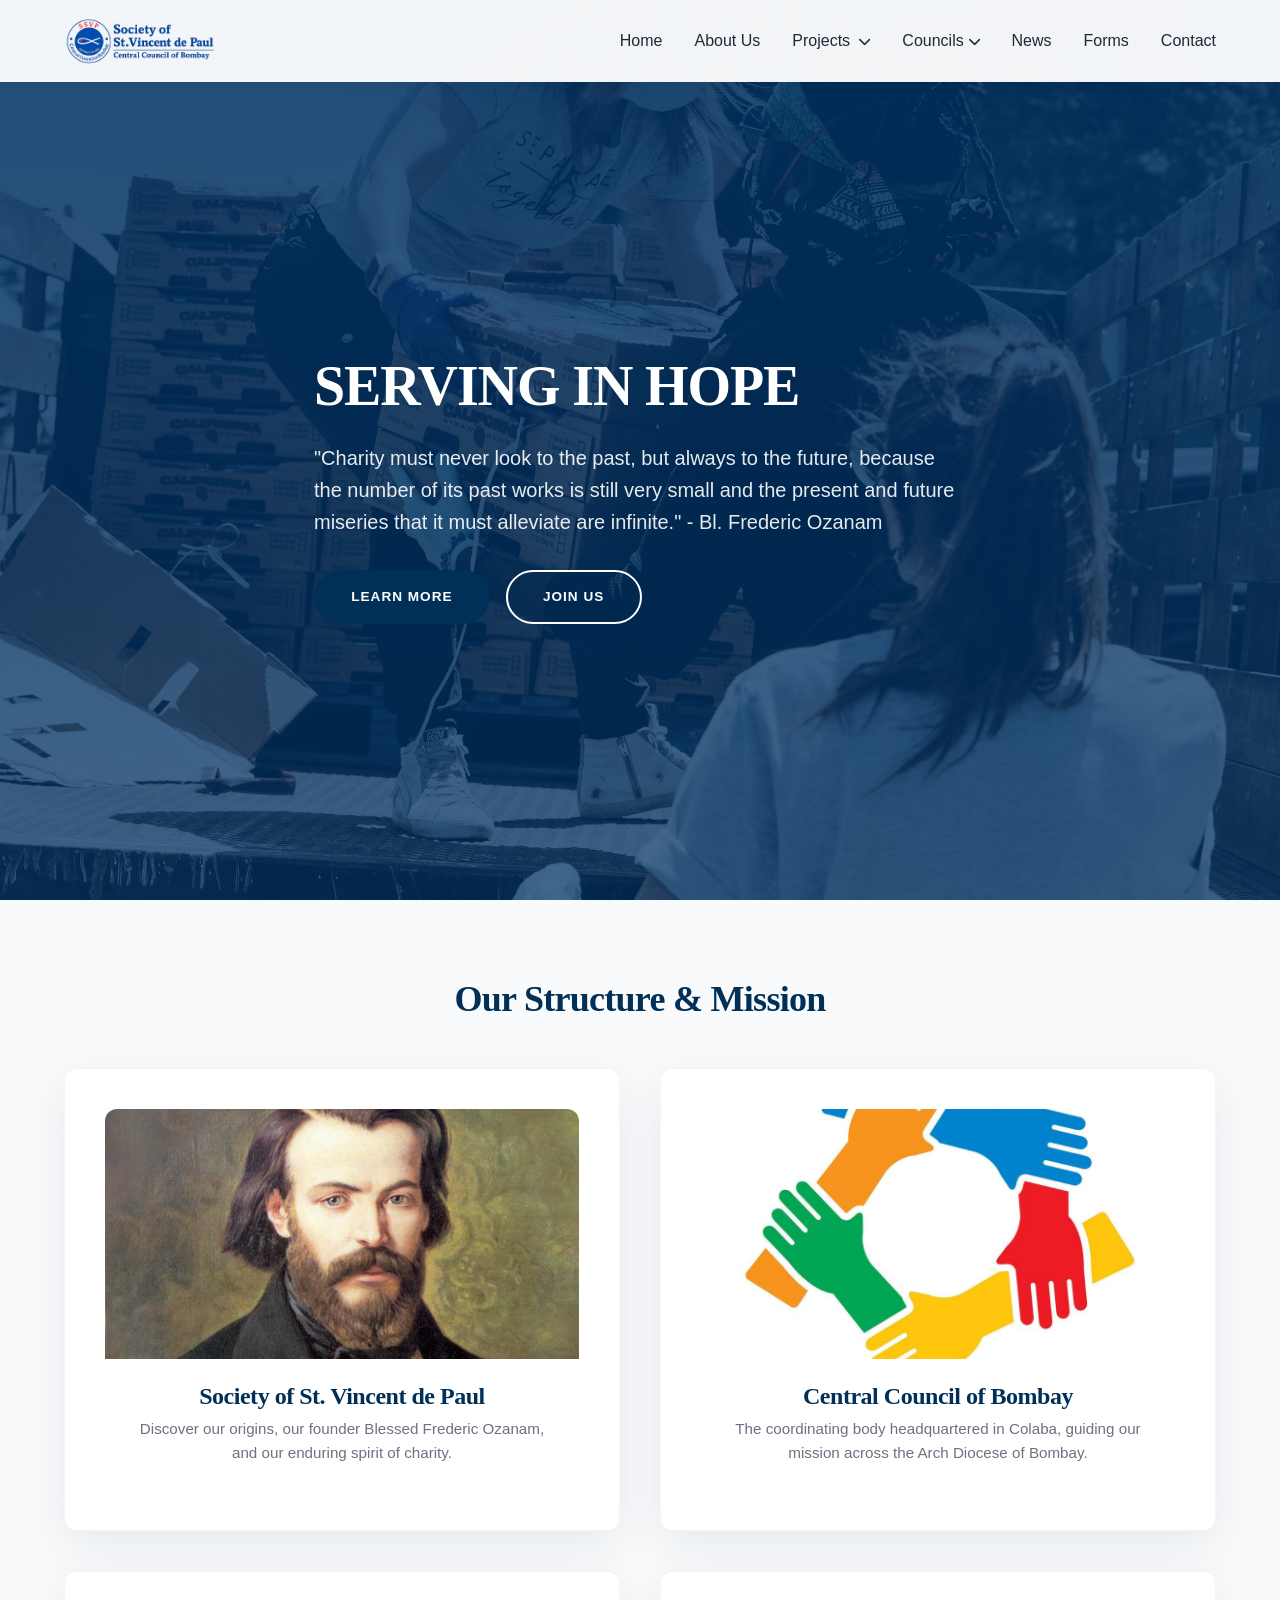
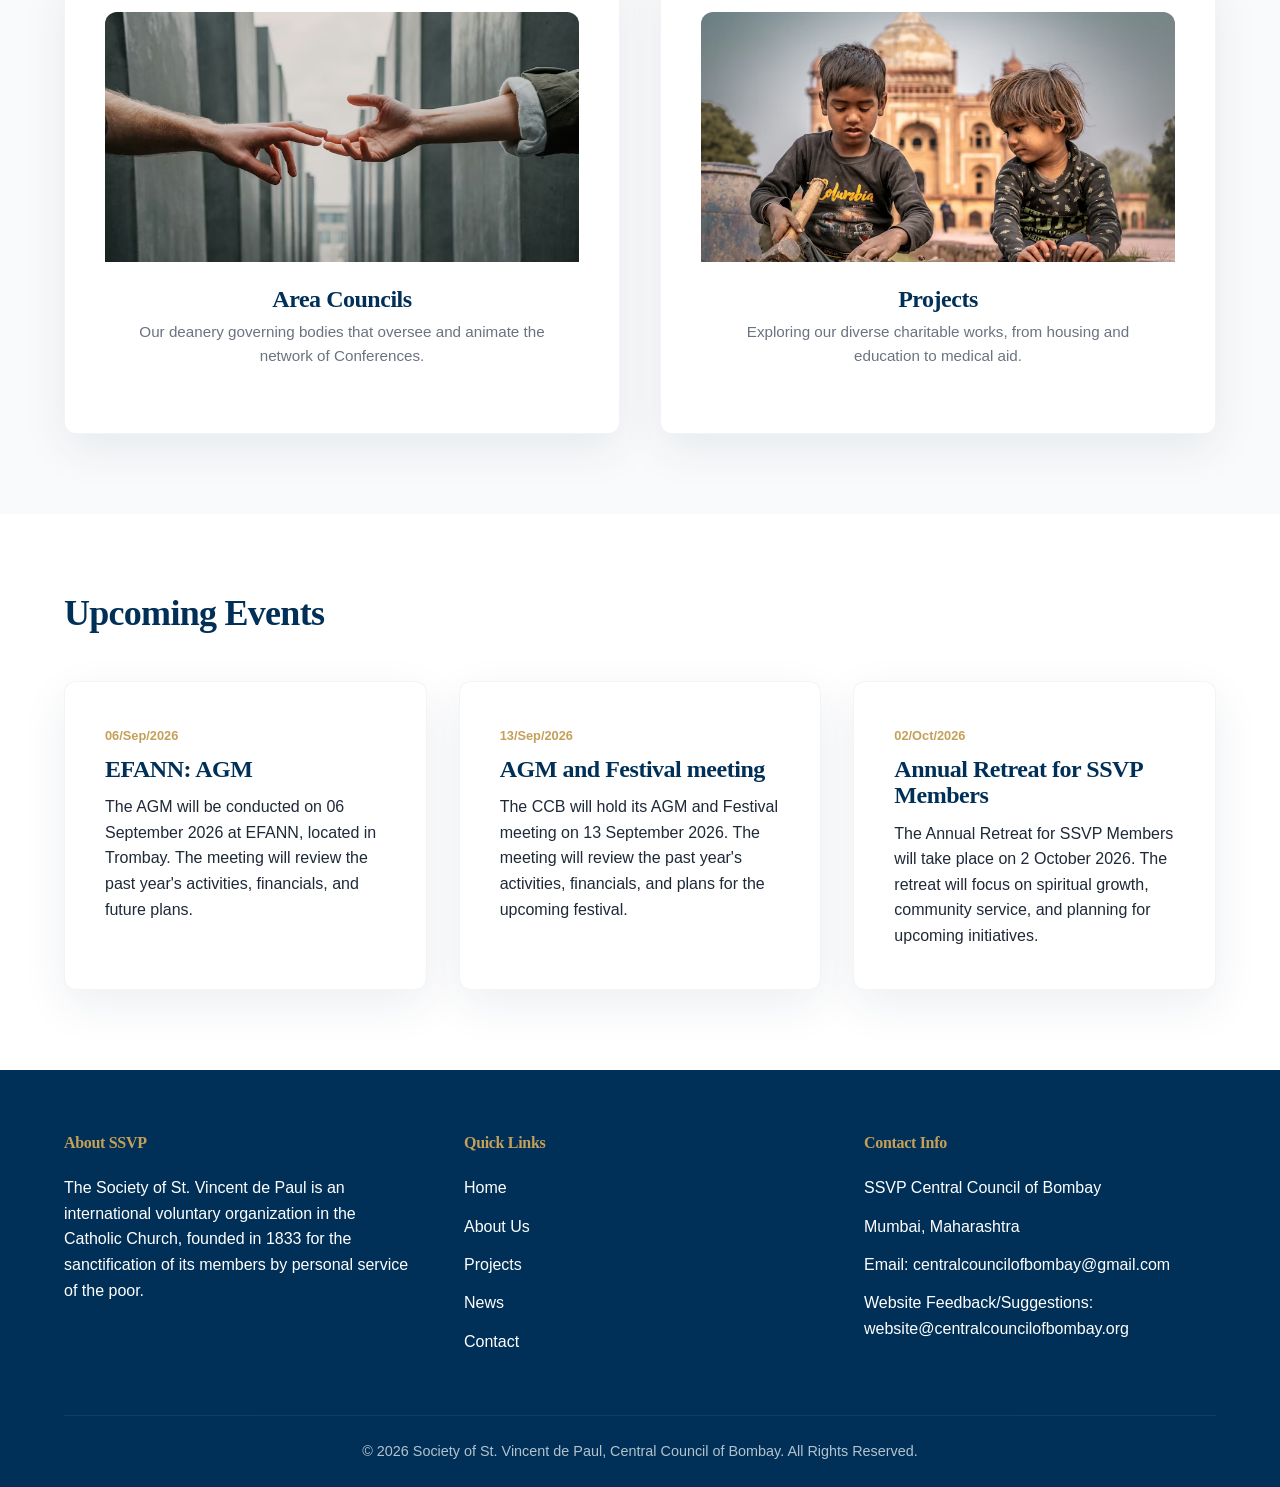
<file: index.html>
<!DOCTYPE html>
<html lang="en-IN">
<head>
  <meta charset="UTF-8" />
  <meta name="viewport" content="width=device-width, initial-scale=1.0" />
  <meta name="description" content="The Society of St. Vincent de Paul (SSVP), Central Council of Bombay serves the poor and marginalised across Mumbai through personal service, charity and its projects EFANN, Shanti Bhavan and OCK." />
  <link rel="canonical" href="https://centralcouncilofbombay.org/" />
  <link rel="icon" type="image/png" href="./images/logo.png" />
  <link rel="apple-touch-icon" href="./images/logo.png" />
  <meta name="theme-color" content="#003366" />
  <meta property="og:type" content="website" />
  <meta property="og:site_name" content="SSVP Central Council of Bombay" />
  <meta property="og:locale" content="en_IN" />
  <meta property="og:title" content="Society of St. Vincent de Paul, Central Council of Bombay | SSVP Mumbai" />
  <meta property="og:description" content="The Society of St. Vincent de Paul (SSVP), Central Council of Bombay serves the poor and marginalised across Mumbai through personal service, charity and its projects EFANN, Shanti Bhavan and OCK." />
  <meta property="og:url" content="https://centralcouncilofbombay.org/" />
  <meta property="og:image" content="https://centralcouncilofbombay.org/images/photo-1593113598332-cd288d649433.jpg" />
  <meta name="twitter:card" content="summary_large_image" />
  <script type="application/ld+json">
    {
      "@context": "https://schema.org",
      "@type": "NGO",
      "name": "Society of St. Vincent de Paul, Central Council of Bombay",
      "alternateName": [
        "SSVP Central Council of Bombay",
        "SSVP CCB"
      ],
      "url": "https://centralcouncilofbombay.org/",
      "logo": "https://centralcouncilofbombay.org/images/logo.png",
      "email": "centralcouncilofbombay@gmail.com",
      "telephone": "+91 98200 94799",
      "foundingDate": "1863",
      "address": {
        "@type": "PostalAddress",
        "streetAddress": "Eucharistic Congress Building II, No. 5, Convent Street, Colaba",
        "addressLocality": "Mumbai",
        "addressRegion": "Maharashtra",
        "postalCode": "400001",
        "addressCountry": "IN"
      },
      "parentOrganization": {
        "@type": "Organization",
        "name": "Society of St. Vincent de Paul, India",
        "url": "https://ssvpindia.in"
      }
    }
  </script>
  <title>Society of St. Vincent de Paul, Central Council of Bombay | SSVP Mumbai</title>
  <script type="module" crossorigin src="./assets/main.js"></script>
  <link rel="stylesheet" crossorigin href="./assets/main.css">
</head>

<body>
  <header id="header"></header>

  <main>
    <section class="hero">
      <div class="container hero-content">
        <h1>SERVING IN HOPE</h1>
        <p>"Charity must never look to the past, but always to the future, because the number of its past works is still
          very small and the present and future miseries that it must alleviate are infinite." - Bl. Frederic Ozanam</p>
        <div style="display: flex; gap: 1rem;">
          <a href="./about.html" class="btn btn-primary">Learn More</a>
          <a href="./contact.html" class="btn btn-secondary" style="border-color: white; color: white;">Join Us</a>
        </div>
      </div>
    </section>
<!--
    <section class="container" style="position: relative; z-index: 20;">
      <div class="stats-grid">
        <div class="stat-card">
          <div class="stat-number">1833</div>
          <p>Founded Year</p>
        </div>
        <div class="stat-card">
          <div class="stat-number">87</div>
          <p>Central Councils</p>
        </div>
        <div class="stat-card">
          <div class="stat-number">62,800+</div>
          <p>Active Members</p>
        </div>
        <div class="stat-card">
          <div class="stat-number">7,300+</div>
          <p>Conferences</p>
        </div>
      </div>
    </section>
-->
    <section class="section" style="background-color: var(--light);">
      <div class="container">
        <h2 class="text-center" style="margin-bottom: 3rem;">Our Structure & Mission</h2>

        <div class="grid-2x2">
          <!-- Topic 1 -->
          <a href="./about.html" class="card feature-card" style="text-decoration: none; color: inherit; height: 100%;">
            <div class="feature-img" style="height: 250px;">
              <img src="./images/Frederic-Ozanam.jpg" alt="Blessed Frederic Ozanam, founder of the Society of St. Vincent de Paul" loading="lazy">
            </div>
            <div class="feature-content" style="text-align: center;">
              <h3 style="margin-bottom: 0.5rem;">Society of St. Vincent de Paul</h3>
              <p style="font-size: 0.95rem; color: var(--gray);">Discover our origins, our founder Blessed Frederic
                Ozanam, and our enduring spirit of charity.</p>
            </div>
          </a>

          <!-- Topic 2 -->
          <a href="./central_council.html" class="card feature-card"
            style="text-decoration: none; color: inherit; height: 100%;">
            <div class="feature-img" style="height: 250px;">
              <img loading="lazy"
                src="./images/interlocking-colored-hands-forming-a-unified-circle-symbolizing-connection-and-teamwork.jpg"
                alt="Central Council of Bombay">
            </div>
            <div class="feature-content" style="text-align: center;">
              <h3 style="margin-bottom: 0.5rem;">Central Council of Bombay</h3>
              <p style="font-size: 0.95rem; color: var(--gray);">The coordinating body headquartered in Colaba, guiding
                our mission across the Arch Diocese of Bombay.</p>
            </div>
          </a>

          <!-- Topic 3 -->
          <a href="./area_councils.html" class="card feature-card"
            style="text-decoration: none; color: inherit; height: 100%;">
            <div class="feature-img" style="height: 250px;">
              <img loading="lazy"
                src="./images/photo-1544027993-37dbfe43562a.jpg"
                alt="Area Councils">
            </div>
            <div class="feature-content" style="text-align: center;">
              <h3 style="margin-bottom: 0.5rem;">Area Councils</h3>
              <p style="font-size: 0.95rem; color: var(--gray);">Our deanery governing bodies that oversee and animate
                the network of Conferences.</p>
            </div>
          </a>

          <!-- Topic 4 -->
          <a href="./projects.html" class="card feature-card"
            style="text-decoration: none; color: inherit; height: 100%;">
            <div class="feature-img" style="height: 250px;">
              <img loading="lazy"
                src="./images/photo-1594708767771-a7502209ff51.jpg"
                alt="Activities">
            </div>
            <div class="feature-content" style="text-align: center;">
              <h3 style="margin-bottom: 0.5rem;">Projects</h3>
              <p style="font-size: 0.95rem; color: var(--gray);">Exploring our diverse charitable works, from housing
                and education to medical aid.</p>
            </div>
          </a>
        </div>
      </div>
    </section>

    <section class="section" style="background-color: var(--white);">
      <div class="container">
        <div style="display: flex; justify-content: space-between; align-items: end; margin-bottom: 2rem;">
          <h2>Upcoming Events</h2>
          <!--<a href="./projects.html" style="color: var(--primary); font-weight: 600;">View All &rarr;</a>-->
        </div>
        <div class="features-grid">
          <div class="card">
            <span style="font-size: 0.8rem; color: var(--secondary); font-weight: 700;">06/Sep/2026</span>
            <h3 style="margin-top: 0.5rem;">EFANN: AGM</h3>
            <p>The AGM will be conducted on 06 September 2026 at EFANN, located in Trombay. The meeting will review the past year's activities, financials, and future plans.</p>
          </div>
          <div class="card">
            <span style="font-size: 0.8rem; color: var(--secondary); font-weight: 700;">13/Sep/2026</span>
            <h3 style="margin-top: 0.5rem;">AGM and Festival meeting</h3>
            <p>The CCB will hold its AGM and Festival meeting on 13 September 2026. The meeting will review the past year's activities, financials, and plans for the upcoming festival.</p>
          </div>
          <div class="card">
            <span style="font-size: 0.8rem; color: var(--secondary); font-weight: 700;">02/Oct/2026</span>
            <h3 style="margin-top: 0.5rem;">Annual Retreat for SSVP Members</h3>
            <p>The Annual Retreat for SSVP Members will take place on 2 October 2026. The retreat will focus on spiritual growth, community service, and planning for upcoming initiatives.</p>
          </div>
        </div>
      </div>
    </section>
  </main>

  <footer id="footer"></footer>

</body>
</html>
</file>
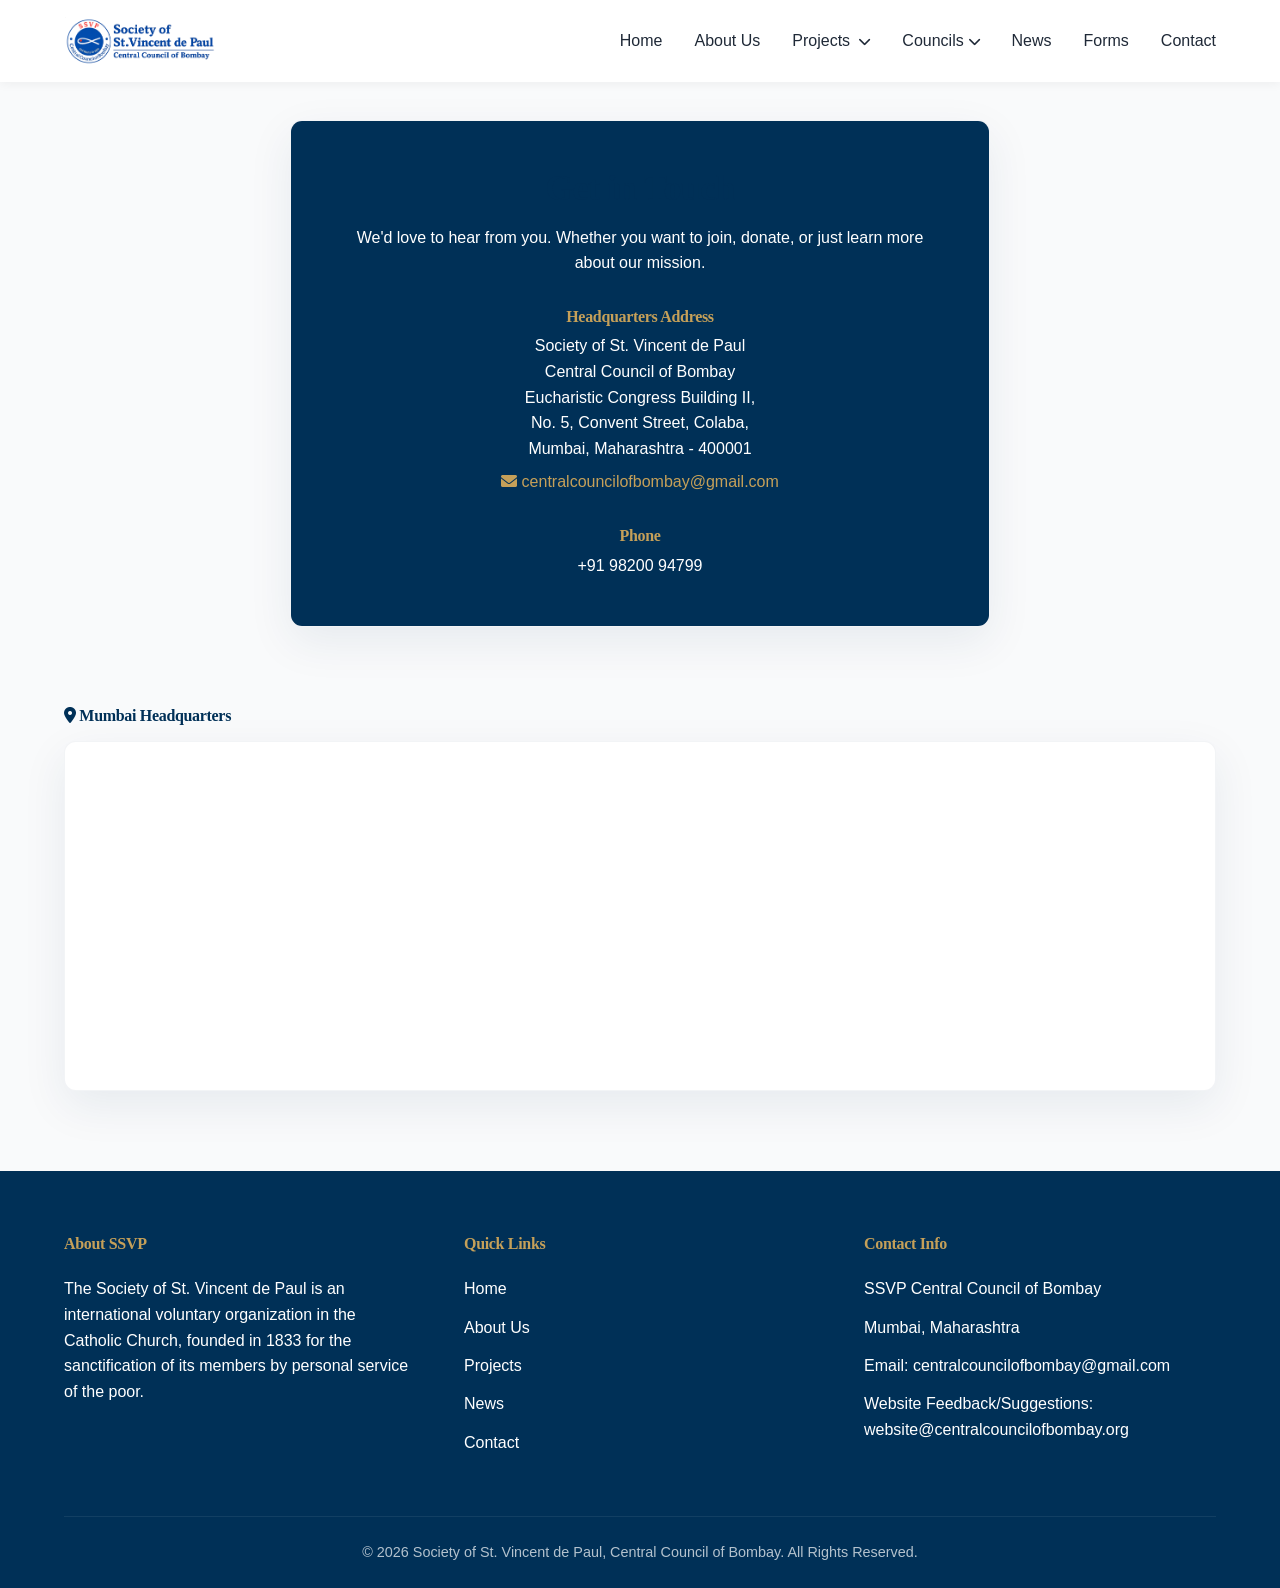
<file: contact.html>
<!DOCTYPE html>
<html lang="en-IN">
<head>
    <meta charset="UTF-8" />
    <meta name="viewport" content="width=device-width, initial-scale=1.0" />
    <meta name="description" content="Contact the Society of St. Vincent de Paul, Central Council of Bombay at Eucharistic Congress Building II, Colaba, Mumbai. Join, donate or learn more about our mission." />
    <link rel="canonical" href="https://centralcouncilofbombay.org/contact.html" />
    <link rel="icon" type="image/png" href="./images/logo.png" />
    <link rel="apple-touch-icon" href="./images/logo.png" />
    <meta name="theme-color" content="#003366" />
    <meta property="og:type" content="website" />
    <meta property="og:site_name" content="SSVP Central Council of Bombay" />
    <meta property="og:locale" content="en_IN" />
    <meta property="og:title" content="Contact Us - SSVP Central Council of Bombay, Colaba, Mumbai" />
    <meta property="og:description" content="Contact the Society of St. Vincent de Paul, Central Council of Bombay at Eucharistic Congress Building II, Colaba, Mumbai. Join, donate or learn more about our mission." />
    <meta property="og:url" content="https://centralcouncilofbombay.org/contact.html" />
    <meta property="og:image" content="https://centralcouncilofbombay.org/images/sb_all_residents_and_committee.jpg" />
    <meta name="twitter:card" content="summary_large_image" />
    <title>Contact Us - SSVP Central Council of Bombay, Colaba, Mumbai</title>
  <script type="module" crossorigin src="./assets/main.js"></script>
  <link rel="stylesheet" crossorigin href="./assets/main.css">
</head>

<body>
    <header id="header"></header>

    <main>
        <section class="section" style="padding-top: 120px; background-color: var(--light);">
            <div class="container">
                <div class="card" style="max-width: 700px; margin: 0 auto; overflow: hidden; padding: 0;">
                    <div style="padding: 3rem; background: var(--primary); color: white; text-align: center;">
                        <h1 style="font-size: 2.25rem; margin-bottom: 1rem;">Get in Touch</h1>
                        <p style="margin-bottom: 2rem;">We'd love to hear from you. Whether you want to join, donate, or
                            just learn more about our mission.</p>

                        <div style="margin-bottom: 2rem;">
                            <h4 style="color: var(--secondary); margin-bottom: 0.5rem;">Headquarters Address</h4>
                            <p>Society of St. Vincent de Paul<br>
                                Central Council of Bombay<br>
                                Eucharistic Congress Building II,<br>
                                No. 5, Convent Street, Colaba,<br>
                                Mumbai, Maharashtra - 400001</p>
                            <p style="margin-top: 0.5rem; color: var(--secondary); font-weight: 500;">
                                <i class="fas fa-envelope"></i> centralcouncilofbombay@gmail.com
                            </p>
                        </div>

                        <div>
                            <h4 style="color: var(--secondary); margin-bottom: 0.5rem;">Phone</h4>
                            <p>+91 98200 94799</p>
                        </div>
                    </div>
                </div>
            </div>
        </section>

        <!-- Maps Section -->
        <section class="section" style="padding-top: 0;">
            <div class="container">
                <div class="mobile-stack" style="gap: 2rem;">
                    <div style="flex: 1;">
                        <h4 style="margin-bottom: 1rem; color: var(--primary);"><i class="fas fa-map-marker-alt"></i>
                            Mumbai Headquarters</h4>
                        <div class="card" style="padding: 0; height: 350px; overflow: hidden;">
                            <iframe
                                src="https://www.google.com/maps/embed?pb=!1m18!1m12!1m3!1d3774.1554271816993!2d72.82869407520141!3d18.924467982250215!2m3!1f0!2f0!3f0!3m2!1i1024!2i768!4f13.1!3m3!2m2!1s0x3be7d1c28c8d8b4b%3A0xc3f60f6479f66666!2sEucharistic%20Congress%20Building%20II!5e0!3m2!1sen!2sin!4v1700000000000"
                                width="100%" height="100%" style="border:0;" allowfullscreen="" loading="lazy"
                                referrerpolicy="no-referrer-when-downgrade">
                            </iframe>
                        </div>
                    </div>
                </div>
            </div>
        </section>
    </main>

    <footer id="footer"></footer>

</body>
</html>
</file>
<file: assets/main.css>
/*@import"https://fonts.googleapis.com/css2?family=Outfit:wght@300;400;500;600;700&amp;family=Playfair+Display:ital,wght@0,400;0,700;1,400&amp;display=swap";*/
@import"https://cdnjs.cloudflare.com/ajax/libs/font-awesome/6.0.0/css/all.min.css";

:root {
    --primary: #003057;
    --primary-light: #005a9c;
    --secondary: #C5A059;
    --accent: #D4AF37;
    --dark: #1F2937;
    --light: #F9FAFB;
    --white: #ffffff;
    --gray: #6B7280;
    --glass-bg: rgba(255, 255, 255, .85);
    --glass-border: rgba(255, 255, 255, .4);
    --glass-shadow: 0 15px 45px rgba(0, 48, 87, .08);
    --font-main: "Outfit", sans-serif;
    --font-heading: "Playfair Display", serif;
    --easing: cubic-bezier(.4, 0, .2, 1);
    --radius: 12px
}

* {
    margin: 0;
    padding: 0;
    box-sizing: border-box
}

body {
    font-family: var(--font-main);
    background-color: var(--light);
    color: var(--dark);
    line-height: 1.6;
    overflow-x: hidden
}

a {
    text-decoration: none;
    color: inherit;
    transition: color .3s var(--easing)
}

ul {
    list-style: none
}

img {
    max-width: 100%;
    display: block
}

h1,
h2,
h3,
h4,
h5,
h6 {
    font-family: var(--font-heading);
    line-height: 1.1;
    font-weight: 700;
    color: var(--primary);
    letter-spacing: -.02em
}

h1 {
    font-size: 3rem
}

h2 {
    font-size: 2.25rem;
    margin-bottom: 1rem
}

h3 {
    font-size: 1.5rem;
    margin-bottom: .75rem
}

.text-gradient {
    background: linear-gradient(135deg, var(--primary), var(--secondary));
    -webkit-background-clip: text;
    background-clip: text;
    -webkit-text-fill-color: transparent
}

.text-white {
    color: var(--white)
}

.text-center {
    text-align: center
}

.container {
    max-width: 1200px;
    margin: 0 auto;
    padding: 0 1.5rem
}

.section {
    padding: 5rem 0
}

@media (max-width: 768px) {
    .section {
        padding: 3rem 0
    }
}

.responsive-table-wrapper {
    width: 100%;
    overflow-x: auto;
    -webkit-overflow-scrolling: touch;
    margin-bottom: 1.5rem;
    border-radius: 8px;
    box-shadow: 0 4px 6px -1px #0000000d
}

.mobile-stack {
    display: flex;
    flex-direction: column
}

@media (min-width: 769px) {
    .mobile-stack {
        flex-direction: row
    }
}

.contact-grid {
    display: grid;
    grid-template-columns: 1fr 1fr
}

.patron-grid {
    display: grid;
    grid-template-columns: 1fr 1fr;
    gap: 4rem;
    align-items: center
}

.patron-content {
    order: 2
}

.patron-image {
    order: 1
}

@media (max-width: 768px) {

    .contact-grid,
    .patron-grid {
        grid-template-columns: 1fr;
        gap: 2rem
    }

    .patron-content {
        order: 1
    }

    .patron-image {
        order: 2
    }
}

.btn {
    display: inline-block;
    padding: .9rem 2.2rem;
    border-radius: 50px;
    font-weight: 600;
    font-family: var(--font-main);
    transition: all .4s var(--easing);
    cursor: pointer;
    border: 2px solid transparent;
    text-transform: uppercase;
    letter-spacing: 1px;
    font-size: .85rem;
    text-align: center
}

.btn-primary {
    background: var(--primary);
    color: var(--white);
    box-shadow: 0 4px 15px #00305733
}

.btn-primary:hover {
    background: var(--primary-light);
    transform: translateY(-3px);
    box-shadow: 0 8px 25px #0030574d
}

.btn-secondary {
    background: transparent;
    border-color: var(--secondary);
    color: var(--primary)
}

.btn-secondary:hover {
    background: var(--secondary);
    color: var(--white);
    transform: translateY(-3px)
}

.card {
    background: var(--white);
    border-radius: var(--radius);
    padding: 2.5rem;
    box-shadow: var(--glass-shadow);
    transition: all .4s var(--easing);
    border: 1px solid rgba(0, 48, 87, .05)
}

.card:hover {
    transform: translateY(-8px);
    box-shadow: 0 20px 50px #0030571f;
    border-color: var(--secondary)
}

.glass-card {
    background: var(--glass-bg);
    backdrop-filter: blur(12px);
    -webkit-backdrop-filter: blur(12px);
    border: 1px solid var(--glass-border);
    box-shadow: var(--glass-shadow)
}

.navbar {
    position: fixed;
    top: 0;
    left: 0;
    width: 100%;
    z-index: 1000;
    background: #fffffff2;
    -webkit-backdrop-filter: blur(10px);
    backdrop-filter: blur(10px);
    box-shadow: 0 2px 10px #0000000d;
    padding: 1rem 0;
    transition: all .3s
}

.nav-container {
    display: flex;
    justify-content: space-between;
    align-items: center
}

.logo {
    font-size: 1.5rem;
    font-weight: 700;
    color: var(--primary);
    display: flex;
    align-items: center;
    gap: .5rem
}

.logo span {
    color: var(--secondary)
}

.nav-links {
    display: flex;
    gap: 2rem
}

.nav-links a {
    font-weight: 500;
    color: var(--dark);
    position: relative
}

.nav-links a:after {
    content: "";
    position: absolute;
    width: 0;
    height: 2px;
    bottom: -4px;
    left: 0;
    background: var(--secondary);
    transition: width .3s
}

.nav-links a:hover:after {
    width: 100%
}

.nav-links a.active {
    color: var(--primary)
}

.dropdown {
    position: relative;
    display: inline-block
}

.dropdown-content {
    display: none;
    position: absolute;
    background-color: var(--white);
    min-width: 200px;
    box-shadow: 0 8px 16px #0000001a;
    z-index: 1001;
    border-radius: 8px;
    top: 100%;
    left: 0;
    padding: .5rem 0;
    border: 1px solid rgba(0, 0, 0, .05)
}

.dropdown-content a {
    color: var(--dark);
    padding: .75rem 1.5rem;
    text-decoration: none;
    display: block;
    transition: all .2s
}

.dropdown-content a:hover {
    background-color: var(--light);
    color: var(--primary);
    padding-left: 1.75rem
}

.dropdown-content a:after {
    display: none
}

.dropdown:hover .dropdown-content {
    display: block
}

.dropdown i {
    font-size: .8rem;
    margin-left: .3rem;
    transition: transform .3s
}

.dropdown:hover i {
    transform: rotate(180deg)
}

.hero {
    height: 100vh;
    position: relative;
    display: flex;
    align-items: center;
    background: linear-gradient(#003366d9, #003366b3), url(/images/photo-1593113598332-cd288d649433.jpg) center/cover no-repeat;
    color: var(--white);
    padding-top: 80px
}

.hero-content {
    max-width: 700px
}

.hero h1 {
    color: var(--white);
    margin-bottom: 1.5rem;
    font-size: 3.5rem;
    line-height: 1.1
}

.hero p {
    font-size: 1.25rem;
    margin-bottom: 2rem;
    opacity: .9
}

.shanti_banner {
    height: 100vh;
    position: relative;
    display: flex;
    align-items: center;
    background: linear-gradient(#003366d9, #003366b3), url(/images/sb_all_residents_and_committee.jpg) center/cover no-repeat;
    color: var(--white);
    padding-top: 80px
}

.shanti_banner-content {
    max-width: 700px
}

.shanti_banner h1 {
    color: var(--white);
    margin-bottom: 1.5rem;
    font-size: 3.5rem;
    line-height: 1.1
}

.shanti_banner p {
    font-size: 1.25rem;
    margin-bottom: 2rem;
    opacity: .9
}

.stats-grid {
    display: grid;
    grid-template-columns: repeat(auto-fit, minmax(200px, 1fr));
    gap: 2rem;
    margin-top: -80px;
    position: relative;
    z-index: 10
}

.stat-card {
    text-align: center;
    padding: 2.5rem;
    background: var(--white);
    border-radius: 12px;
    box-shadow: 0 10px 30px #0000001a
}

.stat-number {
    font-size: 2.5rem;
    font-weight: 700;
    color: var(--secondary);
    margin-bottom: .5rem
}

.features-grid {
    display: grid;
    grid-template-columns: repeat(auto-fit, minmax(300px, 1fr));
    gap: 2rem
}

.grid-2x2 {
    display: grid;
    grid-template-columns: repeat(2, 1fr);
    gap: 2.5rem
}

@media (max-width: 992px) {
    .grid-2x2 {
        grid-template-columns: repeat(auto-fit, minmax(300px, 1fr))
    }
}

.feature-card {
    position: relative;
    overflow: hidden
}

.feature-img {
    height: 200px;
    background-color: var(--gray);
    border-radius: 12px 12px 0 0;
    overflow: hidden
}

.feature-img img {
    width: 100%;
    height: 100%;
    object-fit: cover;
    transition: transform .5s
}

.feature-card:hover .feature-img img {
    transform: scale(1.1)
}

.feature-content {
    padding: 1.5rem
}

.footer {
    background: var(--primary);
    color: var(--white);
    padding: 4rem 0 0
}

.footer-grid {
    display: grid;
    grid-template-columns: repeat(auto-fit, minmax(250px, 1fr));
    gap: 3rem;
    padding-bottom: 3rem
}

.footer-col h4 {
    color: var(--secondary);
    margin-bottom: 1.5rem
}

.footer-links li {
    margin-bottom: .8rem
}

.footer-links a:hover {
    color: var(--secondary)
}

.footer-bottom {
    border-top: 1px solid rgba(255, 255, 255, .1);
    padding: 1.5rem 0;
    text-align: center;
    opacity: .7;
    font-size: .9rem
}

.menu-toggle {
    display: none;
    font-size: 1.5rem;
    color: var(--primary);
    background: none;
    border: none;
    cursor: pointer
}

@media (max-width: 768px) {
    .header {
        height: 60px;
        padding: 0 1rem
    }

    .logo-primary {
        font-size: 1.2rem
    }

    .logo-secondary {
        font-size: .7rem
    }

    .menu-toggle {
        display: block
    }

    .nav-links {
        position: fixed;
        top: 60px;
        left: 0;
        width: 100%;
        height: calc(100vh - 60px);
        background: var(--white);
        flex-direction: column;
        padding: 2rem;
        align-items: center;
        transform: translateY(-150%);
        transition: transform .3s;
        box-shadow: 0 10px 20px #0000001a;
        overflow-y: auto
    }

    .nav-links.active {
        transform: translateY(0)
    }

    .nav-links a {
        font-size: 1.1rem;
        width: 100%;
        text-align: center;
        padding: 1rem
    }

    .hero h1 {
        font-size: 2.2rem
    }
}

.news-feed {
    display: flex;
    flex-direction: column;
    gap: 2rem;
    max-width: 900px;
    margin: 0 auto
}

.news-item {
    border-left: 4px solid var(--secondary);
    transition: all .3s var(--easing)
}

.news-item:hover {
    border-left-width: 8px
}

.news-date {
    font-size: .85rem;
    color: var(--secondary);
    font-weight: 700;
    text-transform: uppercase;
    letter-spacing: 1px;
    display: block;
    margin-bottom: .5rem
}

.news-excerpt {
    color: var(--gray);
    margin-top: 1rem
}

.news-full-content {
    display: none;
    margin-top: 1.5rem;
    padding-top: 1.5rem;
    border-top: 1px solid #eee;
    line-height: 1.8
}

.news-item.expanded .news-full-content {
    display: block
}

.news-item.expanded .news-excerpt {
    display: none
}

.read-more-btn {
    background: none;
    border: none;
    color: var(--primary);
    font-weight: 600;
    cursor: pointer;
    padding: 0;
    margin-top: 1rem;
    display: flex;
    align-items: center;
    gap: .5rem
}

.read-more-btn:hover {
    text-decoration: underline
}

@media (max-width: 768px) {
    .news-feed {
        padding: 0 1rem
    }
}
</file>
